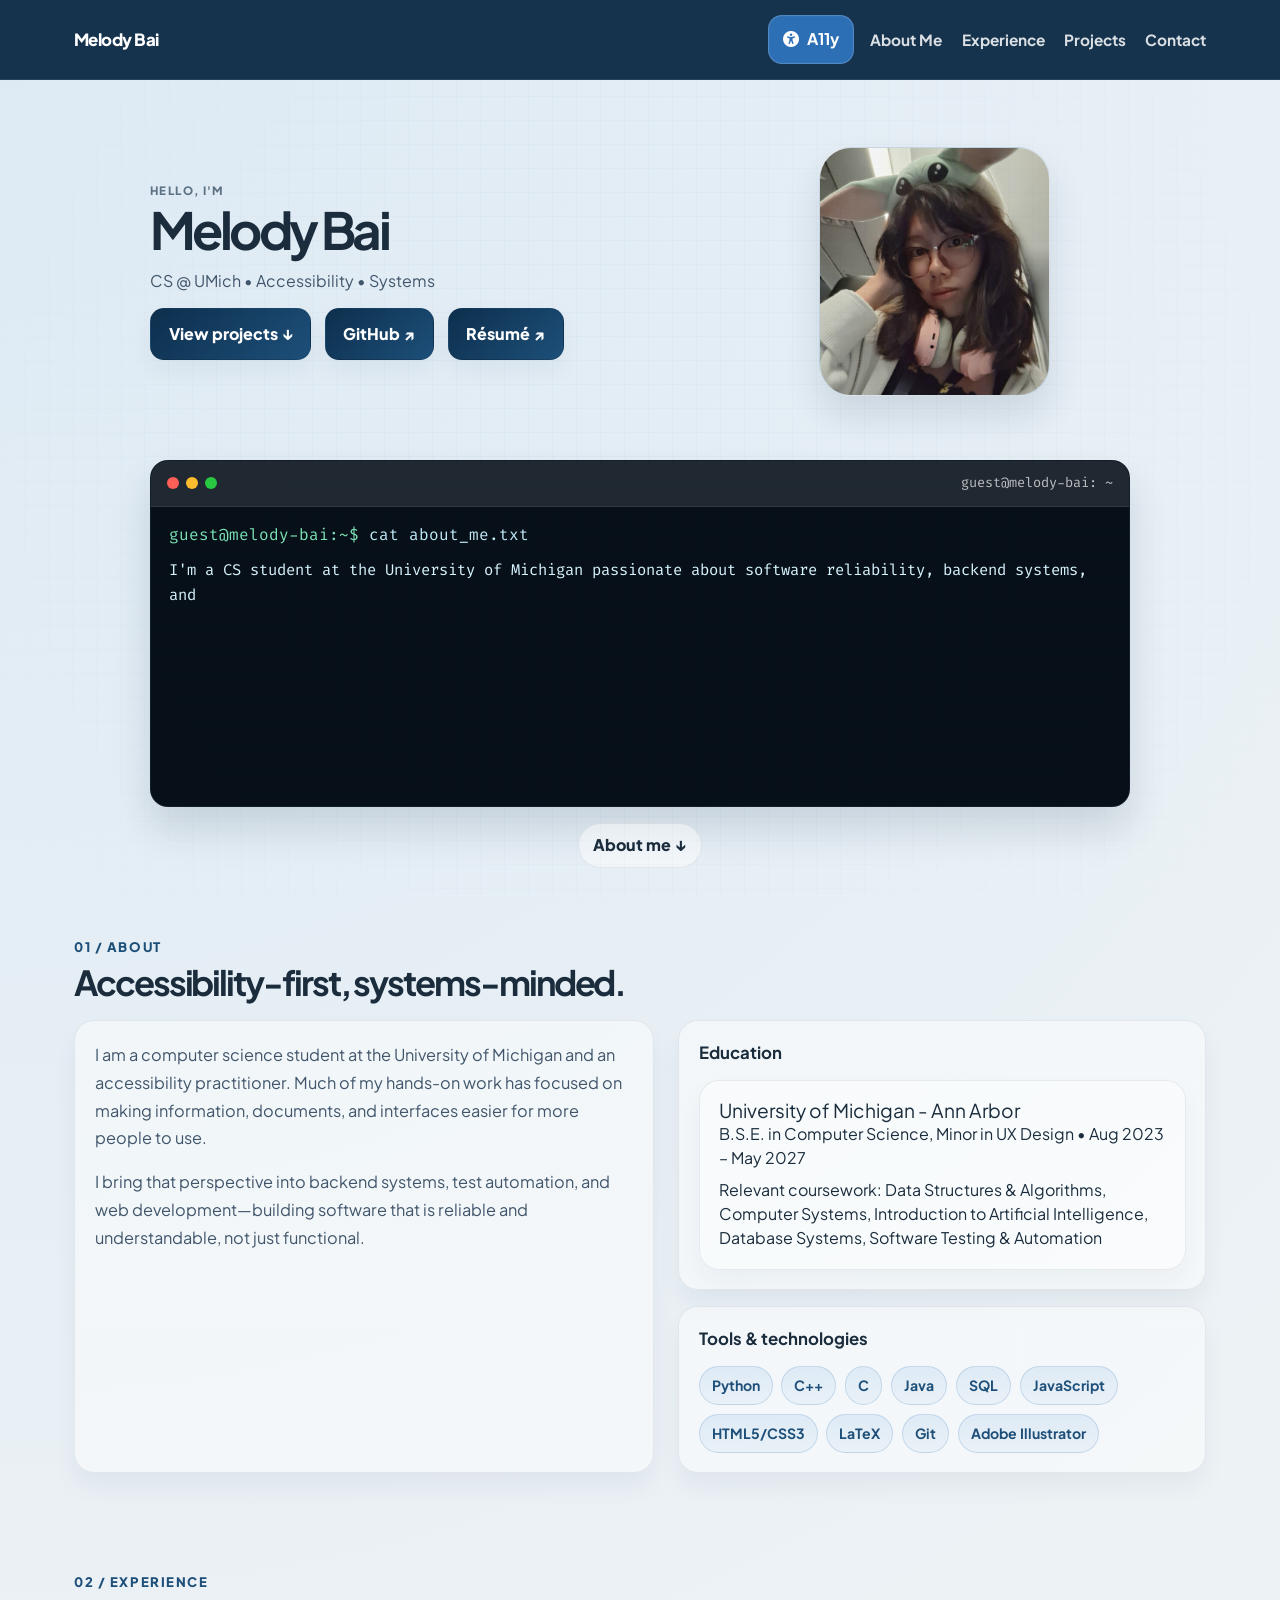
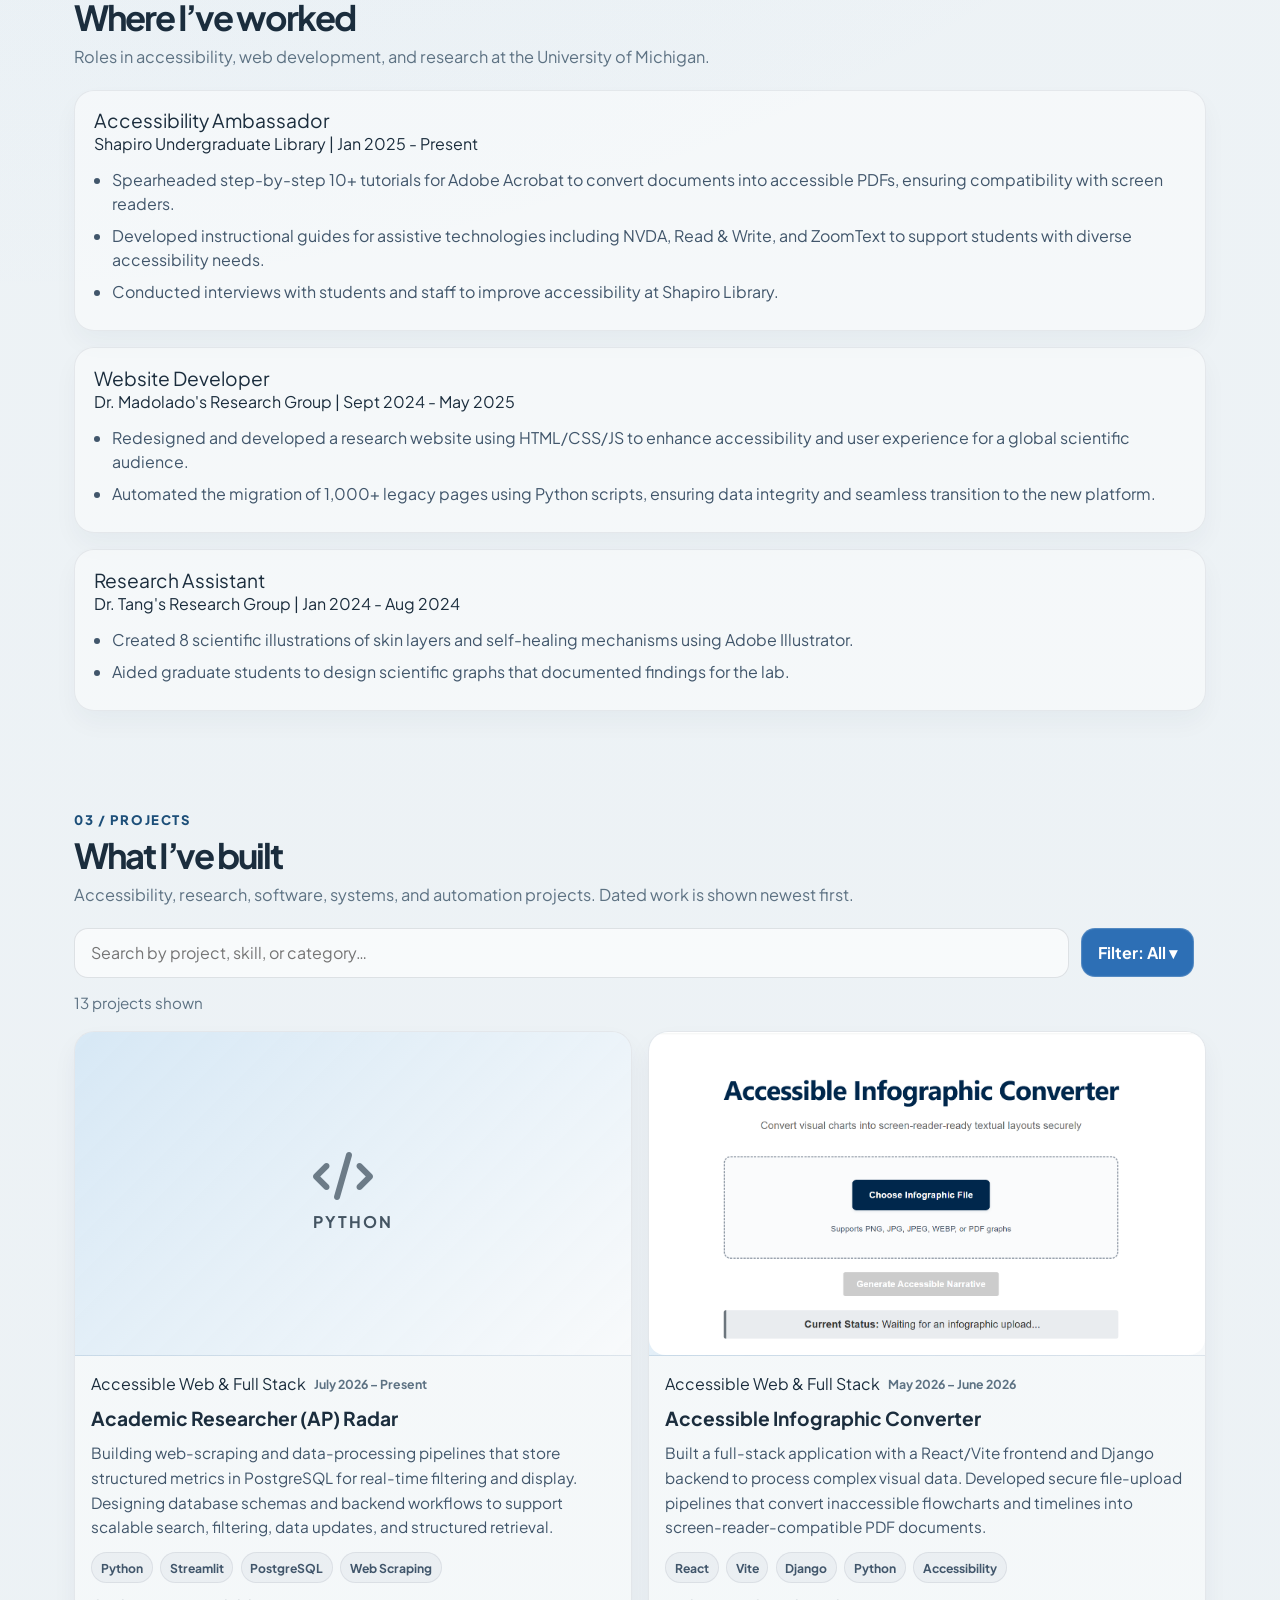
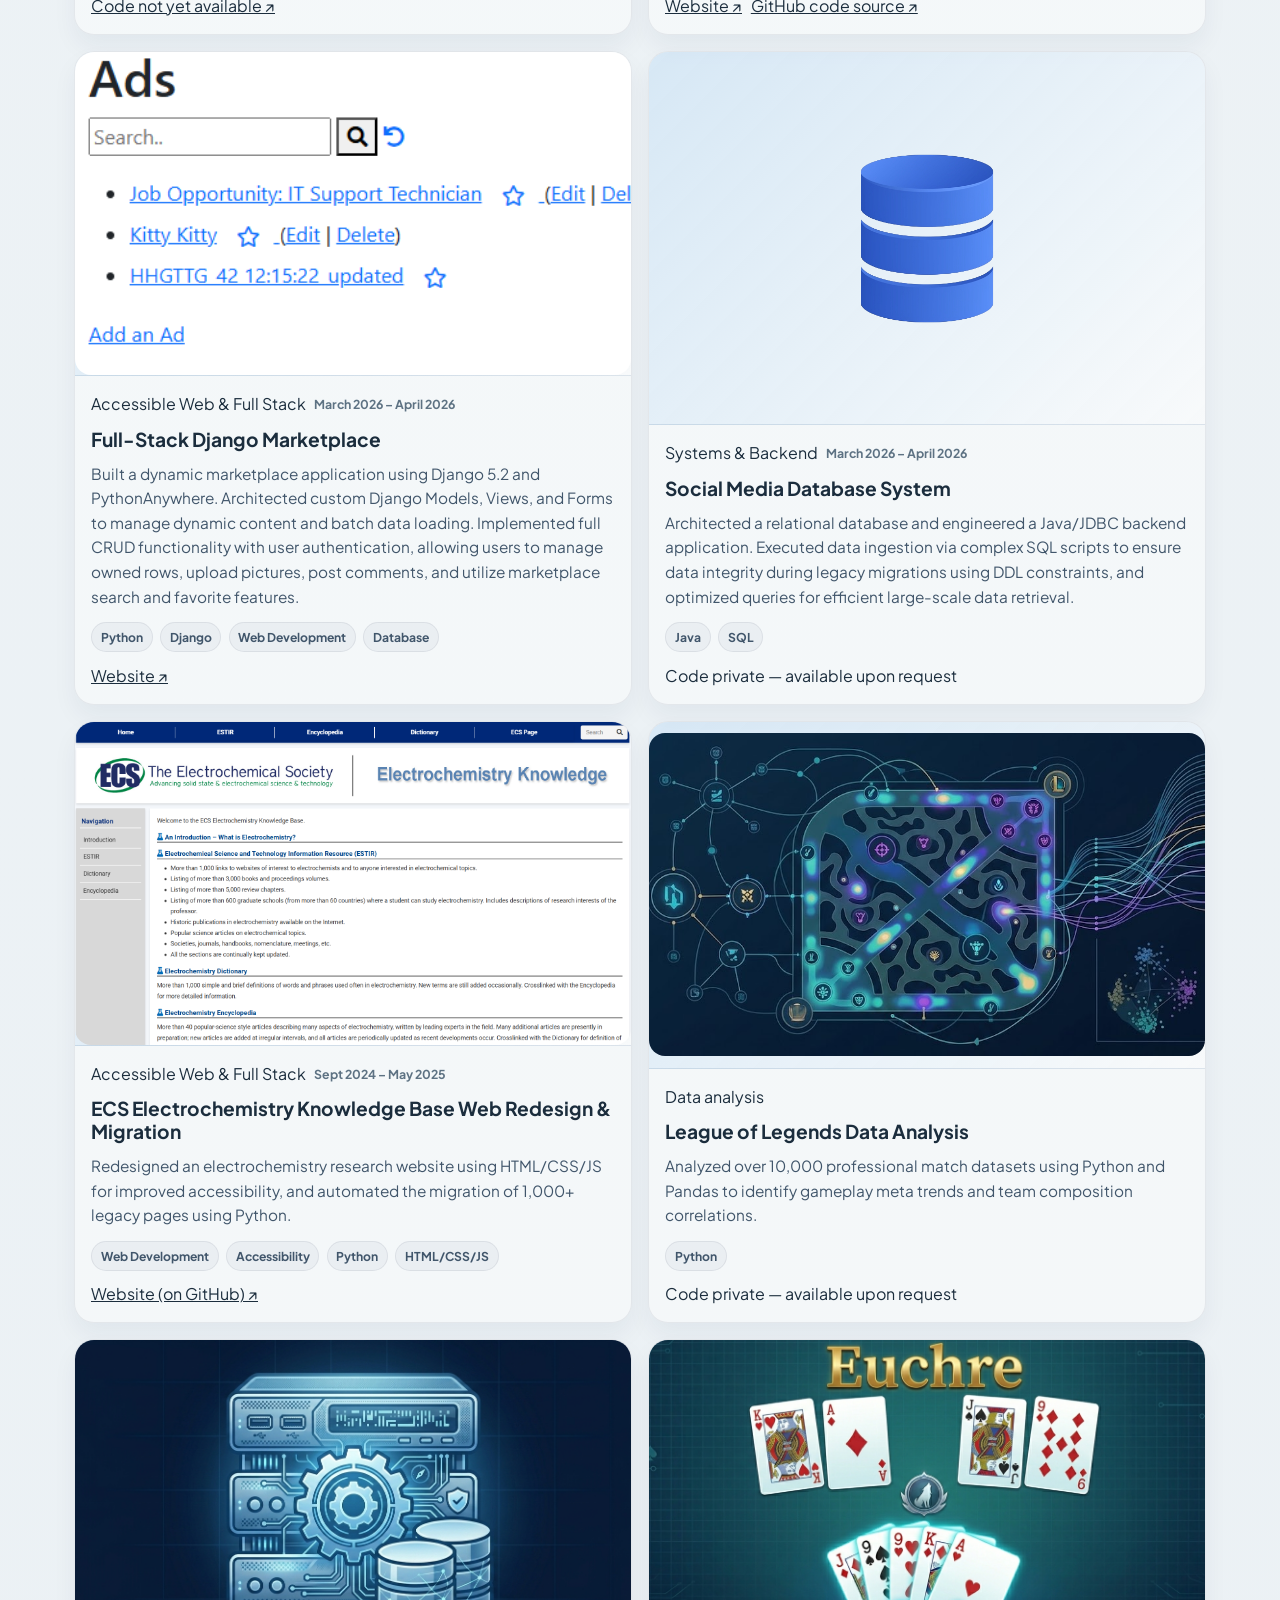
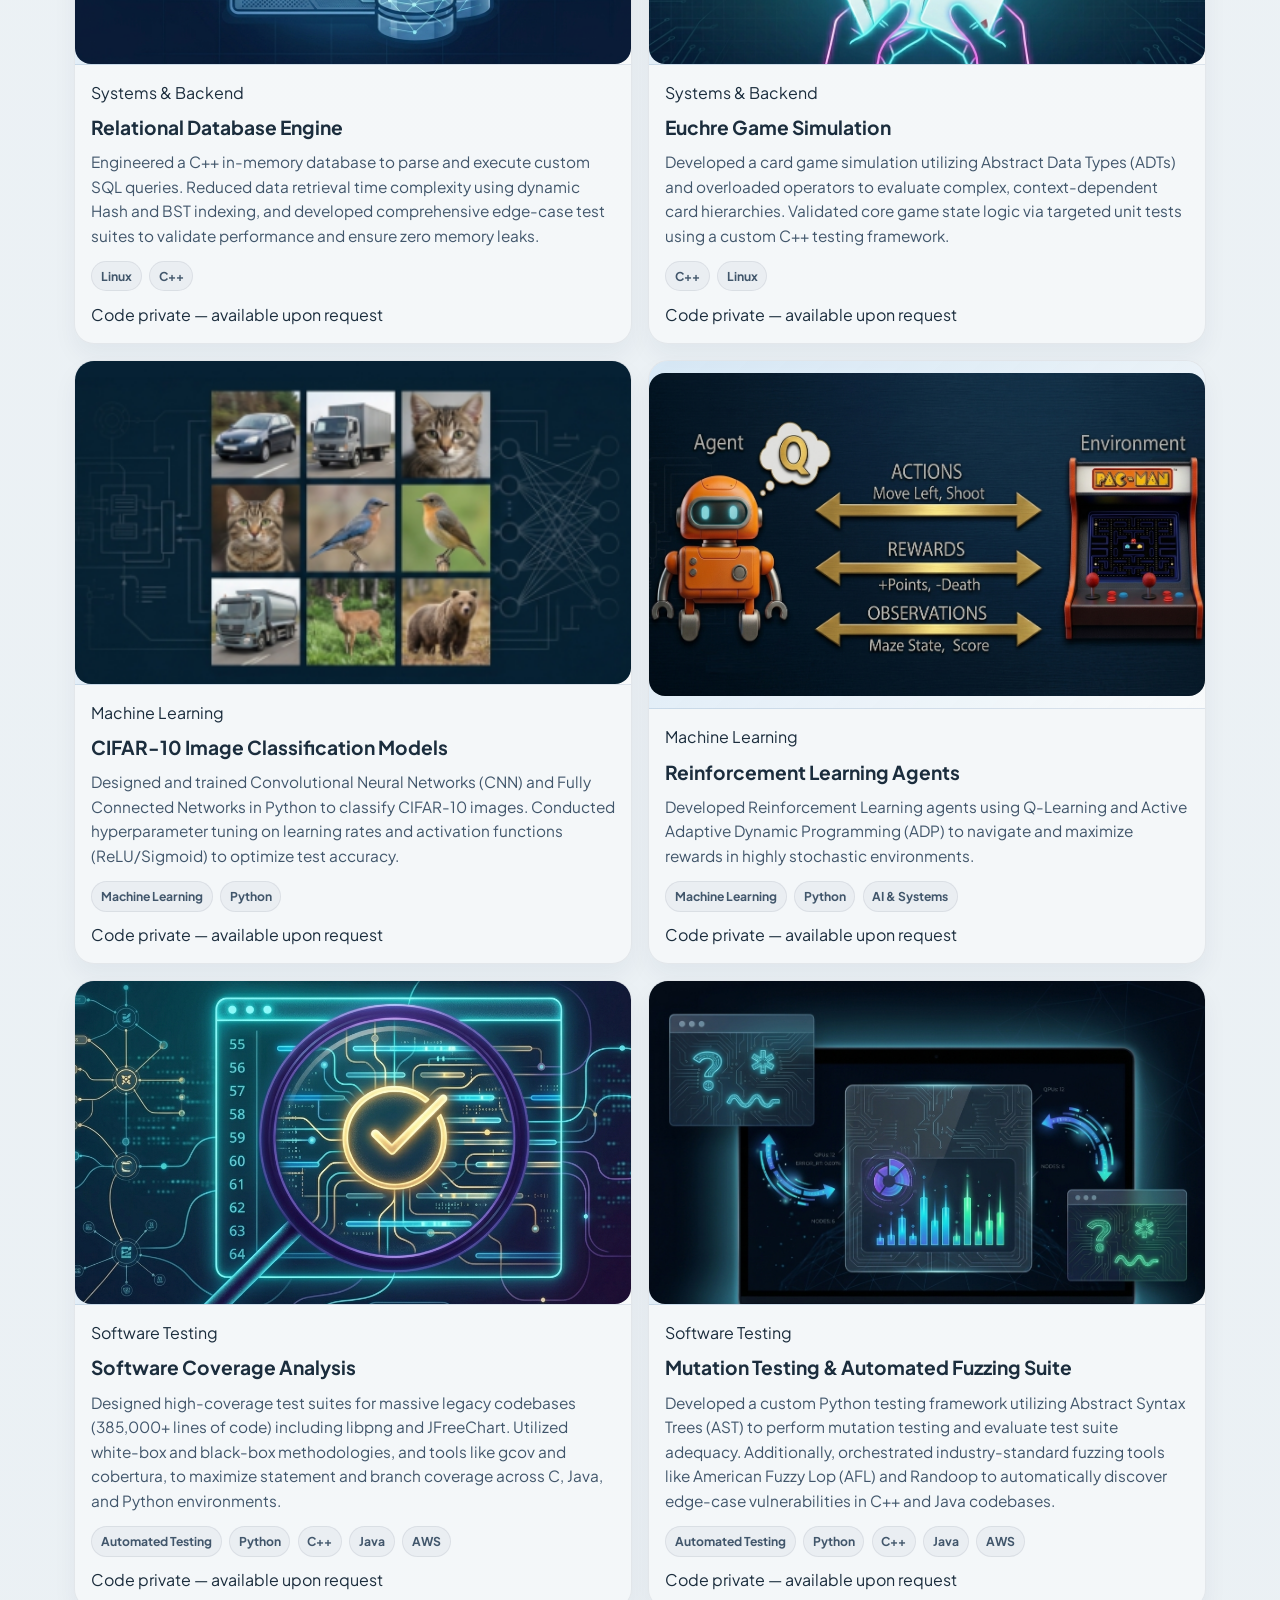
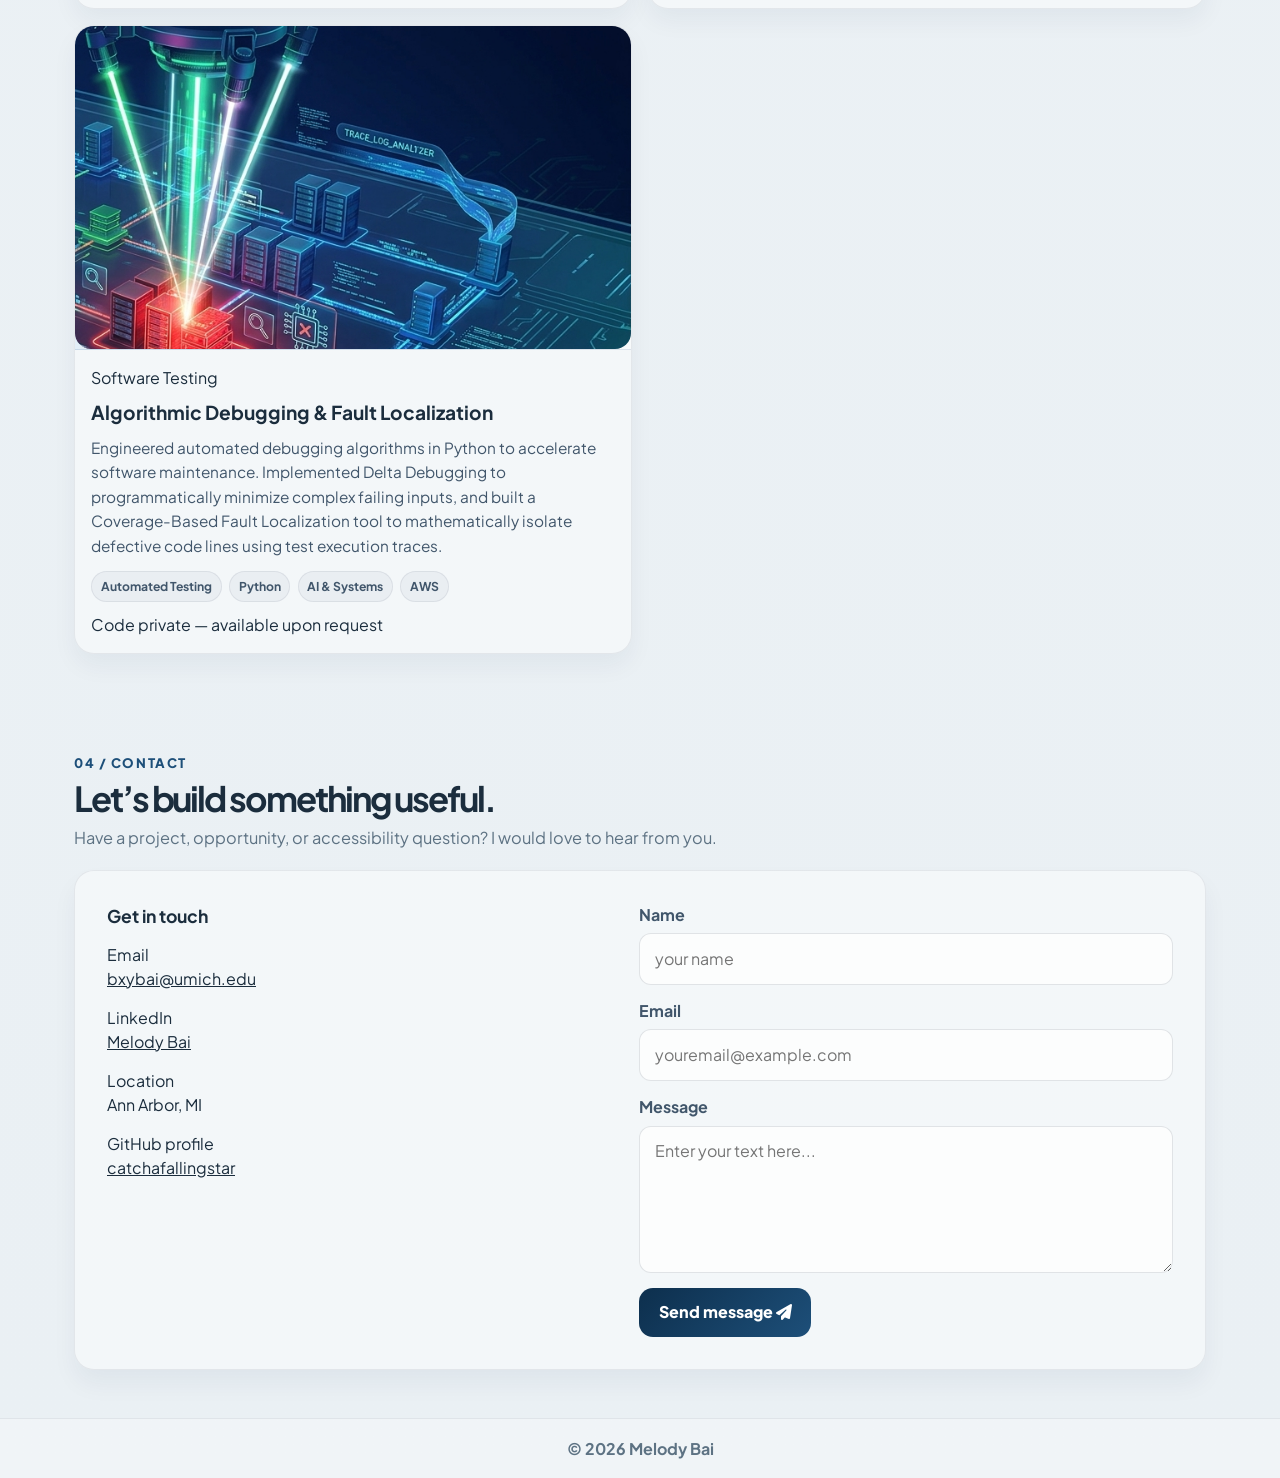
<file: index.html>
<!doctype html>
<html lang="en">

<head>
  <meta charset="utf-8" />
  <meta name="viewport" content="width=device-width, initial-scale=1" />
  <title>Melody Bai — Software Engineer</title>
  <meta name="description" content="Melody Bai is a computer science student at the University of Michigan building reliable, accessible software." />
  <link rel="preconnect" href="https://fonts.googleapis.com">
  <link rel="preconnect" href="https://fonts.gstatic.com" crossorigin>
  <link href="https://fonts.googleapis.com/css2?family=Fira+Code:wght@400;500&family=Plus+Jakarta+Sans:wght@400;500;600;700;800&display=swap" rel="stylesheet">
  <link rel="stylesheet" href="https://cdnjs.cloudflare.com/ajax/libs/font-awesome/6.4.0/css/all.min.css">
  <link rel="stylesheet" href="css/styles.css" />
</head>

<body>
  <div class="bg-mesh"></div>

  <nav class="top-nav" aria-label="Primary navigation">
    <div id="scrollProgress" class="scroll-progress-bar"></div>
    <div class="nav-container">
      <div class="logo">
        <a href="#home" id="nav-name" aria-label="Melody Bai — Home">Melody Bai</a>
      </div>

      <button id="a11yToggle" class="btn secondary-btn nav-a11y" aria-label="Toggle dyslexia-friendly font">
        <i class="fas fa-universal-access" aria-hidden="true"></i> A11y
      </button>

      <button class="mobile-toggle" id="mobileToggle" aria-expanded="false" aria-label="Open navigation menu" aria-controls="navLinks">
        <i class="fas fa-bars" aria-hidden="true"></i>
      </button>

      <ul class="nav-links" id="navLinks" aria-label="Main navigation">
        <li><a href="#about-sec">About Me</a></li>
        <li><a href="#experience-sec">Experience</a></li>
        <li><a href="#projects-sec">Projects</a></li>
        <li><a href="#contact-sec">Contact</a></li>
      </ul>
    </div>
  </nav>

  <main>
    <section id="home" class="hero">
  <div class="hero-content">
    <p class="hero-eyebrow">HELLO, I'M</p>
    <h1 class="hero-title">Melody Bai</h1>
    <p id="tagline" class="hero-subtitle">CS @ UMich • Accessibility • Systems</p>

    <div class="hero-actions">
      <a class="hero-action" href="#projects-sec">View projects ↓</a>
      <a class="hero-action" href="https://github.com/catchafallingstar" target="_blank" rel="noreferrer">GitHub ↗</a>
      <a class="hero-action" href="resume.html">Résumé ↗</a>
    </div>
  </div>

  <div class="hero-image-right">
    <div class="hero-portrait-frame">
      <img class="hero-portrait" src="assets/headshot.jpg" alt="Melody Bai headshot" />
    </div>
  </div>

  <div class="terminal-window">
    <div class="terminal-header">
      <div class="terminal-buttons">
        <span class="close-btn"></span>
        <span class="minimize-btn"></span>
        <span class="maximize-btn"></span>
      </div>
      <div class="terminal-title">guest@melody-bai: ~</div>
    </div>

    <div class="terminal-body">
      <div class="command-line"><span class="prompt">guest@melody-bai:~$</span> cat about_me.txt</div>
      <div id="typed-about" class="terminal-text" aria-live="polite"></div>
    </div>
  </div>

  <a class="scroll-down" href="#about-sec">About me ↓</a>
</section>

    <section id="about-sec" class="container section">
      <div class="section-heading">
        <span class="section-kicker">01 / About</span>
        <h2 class="section-title">Accessibility-first, systems-minded.</h2>
      </div>

      <div class="about-editorial">
        <div class="about-intro">
          <p>I am a computer science student at the University of Michigan and an accessibility practitioner. Much of my hands-on work has focused on making information, documents, and interfaces easier for more people to use.</p>
          <p>I bring that perspective into backend systems, test automation, and web development—building software that is reliable and understandable, not just functional.</p>
        </div>

        <div class="about-details">
          <div class="about-block">
            <h3>Education</h3>
            <div id="education" class="education-wrap"></div>
          </div>

          <div class="about-block">
            <h3>Tools & technologies</h3>
            <ul id="skills" class="skills-grid"></ul>
          </div>
        </div>
      </div>
    </section>

    <section id="experience-sec" class="container section">
      <div class="section-heading">
        <span class="section-kicker">02 / Experience</span>
        <h2 class="section-title">Where I’ve worked</h2>
        <p class="section-subtitle">Roles in accessibility, web development, and research at the University of Michigan.</p>
      </div>
      <div id="experience" class="timeline"></div>
    </section>

    <section id="projects-sec" class="container section">
      <div class="section-heading">
        <span class="section-kicker">03 / Projects</span>
        <h2 class="section-title">What I’ve built</h2>
        <p class="section-subtitle">Accessibility, research, software, systems, and automation projects. Dated work is shown newest first.</p>
      </div>

      <div class="search-wrap">
        <input id="projectSearch" class="search" type="search" placeholder="Search by project, skill, or category…" aria-label="Search projects" autocomplete="off" spellcheck="false" />
        <button id="projectSearchClear" class="btn secondary-btn search-clear hidden" type="button">Clear search</button>
        <button id="filterToggle" class="btn secondary-btn" aria-expanded="false" aria-controls="projectFilters">Filter: All ▾</button>
      </div>
      <div id="projectFilters" class="filters hidden"></div>
      <p id="projectResultsStatus" class="project-results-status" aria-live="polite"></p>

      <div id="projects" class="projects-grid"></div>
      <p id="noProjectResults" class="no-project-results hidden">No projects found matching your criteria.</p>
    </section>

    <section id="contact-sec" class="container section">
      <div class="section-heading">
        <span class="section-kicker">04 / Contact</span>
        <h2 class="section-title">Let’s build something useful.</h2>
        <p class="section-subtitle">Have a project, opportunity, or accessibility question? I would love to hear from you.</p>
      </div>

      <div class="contact-card contact-grid">
        <div class="contact-info">
          <h3>Get in touch</h3>
          <div id="contact"></div>
        </div>

        <div class="contact-form-wrap">
          <form action="https://formspree.io/f/mbljdvnk" method="POST" class="contact-form">
            <div class="form-group">
              <label for="contact-name">Name</label>
              <input type="text" id="contact-name" name="name" required placeholder="your name" />
            </div>
            <div class="form-group">
              <label for="email">Email</label>
              <input type="email" id="email" name="email" required placeholder="youremail@example.com" />
            </div>
            <div class="form-group">
              <label for="message">Message</label>
              <textarea id="message" name="message" rows="5" required placeholder="Enter your text here..."></textarea>
            </div>
            <button type="submit" class="btn submit-btn">
              Send message <i class="fas fa-paper-plane" aria-hidden="true"></i>
            </button>
          </form>
        </div>
      </div>
    </section>
  </main>

  <footer class="footer">
    <div class="container">
      <span>© <span id="year"></span> Melody Bai</span>
    </div>
  </footer>

  <script src="js/data.js"></script>
  <script src="js/app.js"></script>
</body>

</html>
</file>
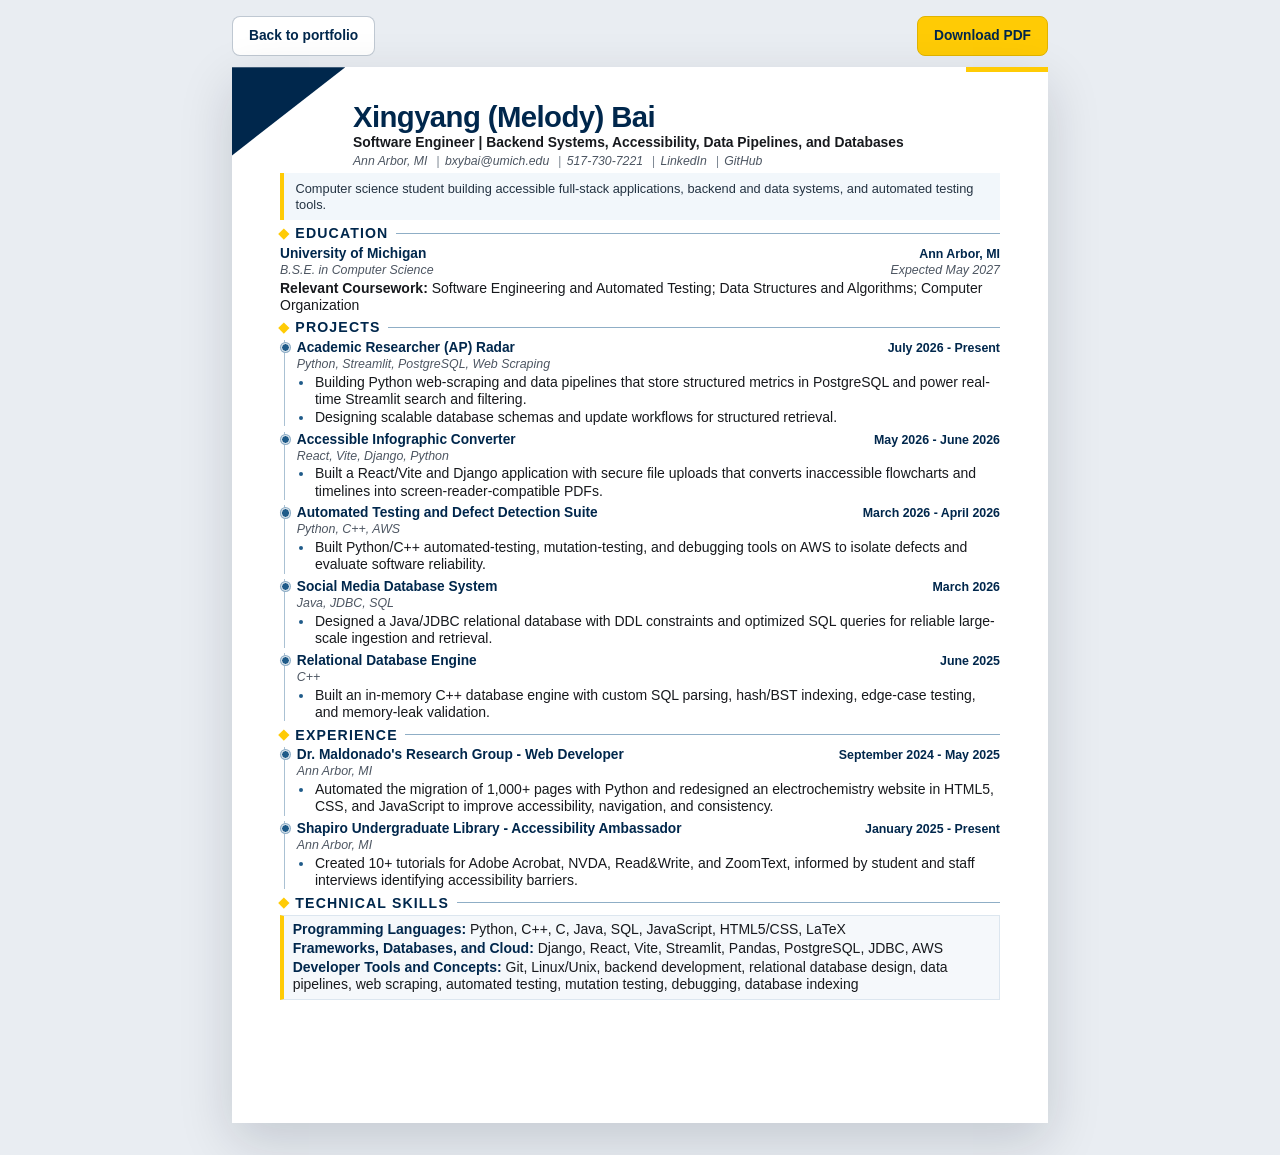
<file: resume.html>
<!doctype html>
<html lang="en">

<head>
  <meta charset="utf-8" />
  <meta name="viewport" content="width=device-width, initial-scale=1" />
  <title>Xingyang (Melody) Bai - Resume</title>
  <meta name="description" content="Resume of Xingyang (Melody) Bai, a University of Michigan computer science student focused on backend systems, accessibility, testing, and data pipelines." />
  <style>
    :root {
      --um-blue: #00274c;
      --um-blue-light: #1f5b89;
      --um-maize: #ffcb05;
      --ink: #17191d;
      --muted: #4d5662;
      --paper: #ffffff;
      --canvas: #e9edf2;
    }

    * {
      box-sizing: border-box;
    }

    html {
      background: var(--canvas);
    }

    body {
      margin: 0;
      color: var(--ink);
      background: var(--canvas);
      font-family: Arial, Helvetica, sans-serif;
      font-size: 10.5pt;
      line-height: 1.24;
    }

    a {
      color: inherit;
      text-decoration: none;
    }

    a:hover,
    a:focus-visible {
      color: var(--um-blue-light);
      text-decoration: underline;
    }

    .resume-toolbar {
      display: flex;
      justify-content: space-between;
      align-items: center;
      width: min(8.5in, calc(100% - 2rem));
      margin: 1rem auto 0.7rem;
      gap: 1rem;
    }

    .toolbar-link,
    .print-button {
      min-height: 40px;
      padding: 0.65rem 1rem;
      border: 1px solid rgba(0, 39, 76, 0.25);
      border-radius: 8px;
      font: 700 0.86rem/1 Arial, Helvetica, sans-serif;
      cursor: pointer;
    }

    .toolbar-link {
      display: inline-flex;
      align-items: center;
      color: var(--um-blue);
      background: #ffffff;
    }

    .print-button {
      color: var(--um-blue);
      background: var(--um-maize);
      border-color: #e1b400;
    }

    .resume-page {
      position: relative;
      width: min(8.5in, calc(100% - 2rem));
      min-height: 11in;
      margin: 0 auto 2rem;
      padding: 0.36in 0.5in 0.2in;
      overflow: visible;
      background: var(--paper);
      box-shadow: 0 18px 50px rgba(0, 20, 40, 0.16);
    }

    .resume-page::before {
      content: "";
      position: absolute;
      top: 0;
      left: 0;
      width: 1.18in;
      height: 0.92in;
      background: var(--um-blue);
      clip-path: polygon(0 0, 100% 0, 0 100%);
    }

    .resume-page::after {
      content: "";
      position: absolute;
      top: 0;
      right: 0;
      width: 0.85in;
      height: 5px;
      background: var(--um-maize);
    }

    .resume-header {
      position: relative;
      z-index: 1;
      text-align: center;
    }

    .resume-header h1 {
      margin: 0 0 0 0.76in;
      color: var(--um-blue);
      font-size: 22pt;
      line-height: 1.05;
      letter-spacing: -0.02em;
      text-align: left;
    }

    .headline {
      margin: 0.12rem 0 0 0.76in;
      font-size: 10.4pt;
      font-weight: 700;
      text-align: left;
    }

    .contact-line {
      display: flex;
      flex-wrap: wrap;
      justify-content: flex-start;
      margin: 0.18rem 0 0 0.76in;
      color: var(--muted);
      font-size: 9.2pt;
      gap: 0.08rem 0;
    }

    .contact-line span,
    .contact-line a {
      white-space: nowrap;
    }

    .contact-line span:not(:last-child)::after,
    .contact-line a:not(:last-child)::after {
      content: " | ";
      padding: 0 0.34rem;
      color: #7d8792;
    }

    .professional-summary {
      margin: 0.22rem 0 0;
      padding: 0.08in 0.12in;
      color: #243342;
      background: #f2f7fb;
      border-left: 4px solid var(--um-maize);
      font-size: 9.6pt;
      line-height: 1.24;
      text-align: left;
    }

    section {
      margin-top: 0.32rem;
    }

    h2 {
      display: flex;
      align-items: center;
      gap: 0.08in;
      margin: 0 0 0.18rem;
      padding: 0 0 0.08rem;
      color: var(--um-blue);
      background: transparent;
      font-size: 10.6pt;
      line-height: 1.15;
      letter-spacing: 0.08em;
      text-transform: uppercase;
    }

    h2::before {
      content: "";
      flex: 0 0 auto;
      width: 0.08in;
      height: 0.08in;
      background: var(--um-maize);
      transform: rotate(45deg);
    }

    h2::after {
      content: "";
      flex: 1 1 auto;
      height: 1.4px;
      background: #8faec6;
    }

    .entry {
      position: relative;
      margin-top: 0.2rem;
      margin-left: 0.045in;
      padding-left: 0.12in;
      border-left: 1.2px solid #aac1d3;
      break-inside: avoid;
      page-break-inside: avoid;
    }

    .entry::before {
      content: "";
      position: absolute;
      top: 0.18rem;
      left: -0.045in;
      width: 0.075in;
      height: 0.075in;
      background: var(--um-blue-light);
      border: 1.5px solid #ffffff;
      border-radius: 50%;
      box-shadow: 0 0 0 1px #8faec6;
    }

    .entry + .entry {
      margin-top: 0.34rem;
    }

    .entry-heading,
    .education-row {
      display: flex;
      align-items: baseline;
      justify-content: space-between;
      gap: 0.35rem 1rem;
    }

    .entry-heading h3,
    .education-row strong {
      margin: 0;
      color: var(--um-blue);
      font-size: 10.3pt;
      line-height: 1.18;
    }

    .entry-date,
    .entry-location {
      flex: 0 0 auto;
      color: var(--um-blue);
      font-size: 9.3pt;
      font-weight: 700;
      white-space: nowrap;
    }

    .entry-meta,
    .education-detail {
      margin: 0.03rem 0 0;
      color: var(--muted);
      font-size: 9.3pt;
      font-style: italic;
    }

    .education-detail {
      display: flex;
      justify-content: space-between;
      gap: 1rem;
    }

    .education-coursework {
      margin: 0.1rem 0 0;
    }

    ul {
      margin: 0.09rem 0 0;
      padding-left: 1.05rem;
    }

    li {
      margin: 0.025rem 0;
      padding-left: 0.08rem;
    }

    li::marker {
      color: var(--um-blue-light);
    }

    .skills-line {
      margin: 0.1rem 0 0;
    }

    .skills-line strong {
      color: var(--um-blue);
    }

    .skills-panel {
      padding: 0.05in 0.09in 0.06in;
      background: #f5f8fb;
      border: 1px solid #dce6ef;
      border-left: 4px solid var(--um-maize);
    }

    .skills-panel .skills-line:first-child {
      margin-top: 0;
    }

    @media (max-width: 700px) {
      body {
        font-size: 10pt;
      }

      .resume-toolbar,
      .resume-page {
        width: 100%;
      }

      .resume-toolbar {
        margin-top: 0;
        padding: 0.75rem;
        background: var(--paper);
      }

      .resume-page {
        min-height: 0;
        margin: 0;
        padding: 1rem;
        box-shadow: none;
      }

      .resume-page::before {
        width: 0.72in;
        height: 0.62in;
      }

      .resume-header h1,
      .headline,
      .contact-line {
        margin-left: 0.48in;
      }

      .entry-heading,
      .education-row,
      .education-detail {
        align-items: flex-start;
        flex-direction: column;
        gap: 0.05rem;
      }

      .entry-date,
      .entry-location {
        white-space: normal;
      }
    }

    @page {
      size: Letter;
      margin: 0;
    }

    @media print {
      html,
      body {
        width: 8.5in;
        height: 11in;
        margin: 0;
        background: #ffffff;
      }

      body {
        -webkit-print-color-adjust: exact;
        print-color-adjust: exact;
      }

      .resume-toolbar {
        display: none;
      }

      .resume-page {
        width: 8.5in;
        height: 11in;
        min-height: 11in;
        margin: 0;
        padding: 0.36in 0.5in 0.2in;
        overflow: hidden;
        box-shadow: none;
      }

      a {
        color: inherit;
        text-decoration: none;
      }
    }
  </style>
</head>

<body>
  <nav class="resume-toolbar" aria-label="Resume actions">
    <a class="toolbar-link" href="index.html">Back to portfolio</a>
    <button class="print-button" type="button" onclick="window.location.href='Mel-resume.pdf'">Download PDF</button>
  </nav>

  <main class="resume-page" aria-labelledby="resume-name">
    <header class="resume-header">
      <h1 id="resume-name">Xingyang (Melody) Bai</h1>
      <p class="headline">Software Engineer | Backend Systems, Accessibility, Data Pipelines, and Databases</p>
      <address class="contact-line">
        <span>Ann Arbor, MI</span>
        <a href="mailto:bxybai@umich.edu">bxybai@umich.edu</a>
        <a href="tel:+15177307221">517-730-7221</a>
        <a href="https://www.linkedin.com/in/melody-bai-1101051212121212121212">LinkedIn</a>
        <a href="https://github.com/catchafallingstar">GitHub</a>
      </address>
      <p class="professional-summary">Computer science student building accessible full-stack applications, backend and data systems, and automated testing tools.</p>
    </header>

    <section aria-labelledby="education-heading">
      <h2 id="education-heading">Education</h2>
      <div class="education-row">
        <strong>University of Michigan</strong>
        <span class="entry-location">Ann Arbor, MI</span>
      </div>
      <div class="education-detail">
        <span>B.S.E. in Computer Science</span>
        <span>Expected May 2027</span>
      </div>
      <p class="education-coursework"><strong>Relevant Coursework:</strong> Software Engineering and Automated Testing; Data Structures and Algorithms; Computer Organization</p>
    </section>

    <section aria-labelledby="projects-heading">
      <h2 id="projects-heading">Projects</h2>

      <article class="entry">
        <div class="entry-heading">
          <h3>Academic Researcher (AP) Radar</h3>
          <span class="entry-date">July 2026 - Present</span>
        </div>
        <p class="entry-meta">Python, Streamlit, PostgreSQL, Web Scraping</p>
        <ul>
          <li>Building Python web-scraping and data pipelines that store structured metrics in PostgreSQL and power real-time Streamlit search and filtering.</li>
          <li>Designing scalable database schemas and update workflows for structured retrieval.</li>
        </ul>
      </article>

      <article class="entry">
        <div class="entry-heading">
          <h3>Accessible Infographic Converter</h3>
          <span class="entry-date">May 2026 - June 2026</span>
        </div>
        <p class="entry-meta">React, Vite, Django, Python</p>
        <ul>
          <li>Built a React/Vite and Django application with secure file uploads that converts inaccessible flowcharts and timelines into screen-reader-compatible PDFs.</li>
        </ul>
      </article>

      <article class="entry">
        <div class="entry-heading">
          <h3>Automated Testing and Defect Detection Suite</h3>
          <span class="entry-date">March 2026 - April 2026</span>
        </div>
        <p class="entry-meta">Python, C++, AWS</p>
        <ul>
          <li>Built Python/C++ automated-testing, mutation-testing, and debugging tools on AWS to isolate defects and evaluate software reliability.</li>
        </ul>
      </article>

      <article class="entry">
        <div class="entry-heading">
          <h3>Social Media Database System</h3>
          <span class="entry-date">March 2026</span>
        </div>
        <p class="entry-meta">Java, JDBC, SQL</p>
        <ul>
          <li>Designed a Java/JDBC relational database with DDL constraints and optimized SQL queries for reliable large-scale ingestion and retrieval.</li>
        </ul>
      </article>

      <article class="entry">
        <div class="entry-heading">
          <h3>Relational Database Engine</h3>
          <span class="entry-date">June 2025</span>
        </div>
        <p class="entry-meta">C++</p>
        <ul>
          <li>Built an in-memory C++ database engine with custom SQL parsing, hash/BST indexing, edge-case testing, and memory-leak validation.</li>
        </ul>
      </article>
    </section>

    <section aria-labelledby="experience-heading">
      <h2 id="experience-heading">Experience</h2>

      <article class="entry">
        <div class="entry-heading">
          <h3>Dr. Maldonado's Research Group - Web Developer</h3>
          <span class="entry-date">September 2024 - May 2025</span>
        </div>
        <p class="entry-meta">Ann Arbor, MI</p>
        <ul>
          <li>Automated the migration of 1,000+ pages with Python and redesigned an electrochemistry website in HTML5, CSS, and JavaScript to improve accessibility, navigation, and consistency.</li>
        </ul>
      </article>

      <article class="entry">
        <div class="entry-heading">
          <h3>Shapiro Undergraduate Library - Accessibility Ambassador</h3>
          <span class="entry-date">January 2025 - Present</span>
        </div>
        <p class="entry-meta">Ann Arbor, MI</p>
        <ul>
          <li>Created 10+ tutorials for Adobe Acrobat, NVDA, Read&amp;Write, and ZoomText, informed by student and staff interviews identifying accessibility barriers.</li>
        </ul>
      </article>
    </section>

    <section aria-labelledby="skills-heading">
      <h2 id="skills-heading">Technical Skills</h2>
      <div class="skills-panel">
        <p class="skills-line"><strong>Programming Languages:</strong> Python, C++, C, Java, SQL, JavaScript, HTML5/CSS, LaTeX</p>
        <p class="skills-line"><strong>Frameworks, Databases, and Cloud:</strong> Django, React, Vite, Streamlit, Pandas, PostgreSQL, JDBC, AWS</p>
        <p class="skills-line"><strong>Developer Tools and Concepts:</strong> Git, Linux/Unix, backend development, relational database design, data pipelines, web scraping, automated testing, mutation testing, debugging, database indexing</p>
      </div>
    </section>
  </main>
</body>

</html>
</file>
<file: css/styles.css>
:root {
  --bg: #eef3f6;
  --bg-2: #eaf0f4;
  --panel: rgba(255, 255, 255, 0.72);
  --panel-strong: rgba(255, 255, 255, 0.9);
  --ink: #1b2d3d;
  --ink-soft: #41566b;
  --muted: #5d7283;
  --line: rgba(27, 45, 61, 0.12);
  --navy: #0d2c46;
  --navy-2: #123b5c;
  --blue: #2d6fb5;
  --blue-2: #7bb8e8;
  --blue-3: #cfe6ff;
  --accent: #1d4f79;
  --success: #5fbf9d;
  --shadow: rgba(18, 42, 63, 0.12);
  --shadow-strong: rgba(18, 42, 63, 0.2);
  --radius: 20px;
  --nav-height: 74px;
  --max-width: 1180px;
}

*,
*::before,
*::after {
  box-sizing: border-box;
}

html {
  scroll-behavior: smooth;
}

body {
  margin: 0;
  font-family: "Plus Jakarta Sans", sans-serif;
  background:
    radial-gradient(circle at top left, rgba(96, 166, 230, 0.12), transparent 24%),
    linear-gradient(180deg, var(--bg) 0%, var(--bg-2) 100%);
  color: var(--ink);
  line-height: 1.5;
}

/* Accessibility font mode toggled by the A11y button. */
body.dyslexia-mode {
  font-family: Verdana, Tahoma, sans-serif;
  font-weight: 500;
  letter-spacing: 0.025em;
  line-height: 1.7;
}

body.dyslexia-mode .section-title,
body.dyslexia-mode .hero-title {
  letter-spacing: normal;
}

body.dyslexia-mode a:focus-visible,
body.dyslexia-mode button:focus-visible,
body.dyslexia-mode input:focus-visible,
body.dyslexia-mode textarea:focus-visible {
  outline: 3px solid var(--accent);
  outline-offset: 3px;
}

.nav-a11y.is-active {
  background: var(--blue-3);
  color: var(--navy);
  border-color: var(--blue-3);
}

.nav-a11y.is-active:hover,
.nav-a11y.is-active:focus-visible {
  background: var(--blue-3);
  color: var(--navy);
}

img {
  max-width: 100%;
  display: block;
}

a {
  color: inherit;
}

button,
input,
textarea {
  font: inherit;
}

.hidden {
  display: none !important;
}

/* Cards hidden by the project search/filter controls. */
.hidden-card {
  display: none !important;
}

.bg-mesh {
  position: fixed;
  inset: 0;
  pointer-events: none;
  background-image:
    linear-gradient(rgba(29, 79, 121, 0.03) 1px, transparent 1px),
    linear-gradient(90deg, rgba(29, 79, 121, 0.03) 1px, transparent 1px);
  background-size: 24px 24px;
  mask-image: radial-gradient(circle at center, black 35%, transparent 100%);
  opacity: 0.7;
}

.container {
  max-width: var(--max-width);
  margin: 0 auto;
  padding-left: 24px;
  padding-right: 24px;
}

.top-nav {
  position: sticky;
  top: 0;
  z-index: 50;
  background: rgba(13, 43, 70, 0.96);
  backdrop-filter: blur(10px);
  border-bottom: 1px solid rgba(255, 255, 255, 0.08);
}

.nav-container {
  position: relative;
  max-width: var(--max-width);
  margin: 0 auto;
  padding: 0.95rem 24px;
  display: flex;
  align-items: center;
  justify-content: space-between;
  gap: 1rem;
  min-height: var(--nav-height);
}

.logo {
  display: flex;
  align-items: center;
  min-width: 0;
}

.logo a {
  color: #ffffff;
  text-decoration: none;
  font-size: clamp(1.05rem, 1.3vw, 1.35rem);
  font-weight: 800;
  letter-spacing: -0.03em;
}

.nav-links {
  list-style: none;
  padding: 0;
  margin: 0;
  display: flex;
  align-items: center;
  gap: 1.2rem;
}

.nav-links li {
  display: flex;
}

.nav-links a {
  position: relative;
  color: rgba(255, 255, 255, 0.85);
  text-decoration: none;
  font-weight: 700;
  font-size: 0.96rem;
  transition: color 0.2s ease;
}

.nav-links a::after {
  content: "";
  position: absolute;
  left: 0;
  bottom: -0.35rem;
  width: 100%;
  height: 2px;
  background: linear-gradient(90deg, var(--blue-2), #ffffff);
  transform: scaleX(0);
  transform-origin: left;
  transition: transform 0.2s ease;
}

.nav-links a:hover,
.nav-links a:focus-visible {
  color: #ffffff;
}

.nav-links a:hover::after,
.nav-links a:focus-visible::after {
  transform: scaleX(1);
}

.nav-a11y {
  margin-left: auto;
}

.btn {
  border: 0;
  border-radius: 14px;
  cursor: pointer;
  transition: transform 0.2s ease, box-shadow 0.2s ease, border-color 0.2s ease;
}

.secondary-btn {
  background: var(--blue);
  border: 1px solid rgba(255, 255, 255, 0.18);
  color: #ffffff;
  padding: 0.7rem 1rem;
  font-weight: 700;
  box-shadow: inset 0 0 0 1px rgba(255,255,255,0.02);
}

.secondary-btn:hover,
.secondary-btn:focus-visible {
  transform: translateY(-1px);
  box-shadow: 0 10px 20px rgba(13, 43, 70, 0.12);
}

.nav-a11y {
  display: inline-flex;
  align-items: center;
  gap: 0.5rem;
  padding-inline: 0.9rem;
}

.mobile-toggle {
  display: none;
}

.scroll-progress-bar {
  position: absolute;
  left: 0;
  top: 0;
  height: 3px;
  width: 0;
  background: linear-gradient(90deg, #8dd0ff 0%, #7cbef0 40%, #5fa5d8 100%);
  box-shadow: 0 0 16px rgba(128, 196, 255, 0.8);
}

main {
  overflow-x: hidden;
}

/* ===== HERO / HOME DESKTOP ===== */
.hero {
  width: min(100%, 1040px);
  margin: auto;
  padding: 0 30px;
  display: grid;
  grid-template-columns: minmax(0, 1.18fr) minmax(180px, 0.82fr);
  grid-template-areas:
    "content image"
    "terminal terminal"
    "scroll scroll";
  grid-template-rows: 1fr 1fr auto;
  column-gap: clamp(1rem, 2vw, 2rem);
  row-gap: 1rem;
  min-height: calc(100vh - var(--nav-height) - 20px);
  padding-top: 18px;
  padding-bottom: 18px;
  align-items: stretch;
}

.hero-content {
  grid-area: content;
  display: flex;
  flex-direction: column;
  justify-content: center;
  align-items: flex-start;
  max-width: 100%;
  width: 100%;
}

.hero-eyebrow {
  margin: 0 0 0.35rem;
  font-size: clamp(0.72rem, 0.72vw, 0.88rem);
  letter-spacing: 0.12em;
  text-transform: uppercase;
  color: var(--muted);
  font-weight: 800;
}

.hero-title {
  margin: 0;
  font-size: clamp(2.6rem, 4vw, 5rem);
  line-height: 0.96;
  letter-spacing: -0.07em;
  color: var(--ink);
}

.hero-subtitle {
  margin: 0.9rem 0 1rem;
  font-size: clamp(1rem, 1.25vw, 1.35rem);
  color: var(--ink-soft);
  line-height: 1.45;
  max-width: 680px;
}

.hero-actions {
  display: flex;
  flex-wrap: wrap;
  gap: 0.85rem;
  margin-bottom: 0;
  align-items: center;
}

.hero-action {
  display: inline-flex;
  align-items: center;
  justify-content: center;
  gap: 0.45rem;
  padding: 0.8rem 1.1rem;
  border-radius: 14px;
  text-decoration: none;
  font-weight: 800;
  border: 1px solid rgba(27, 45, 61, 0.12);
  background: linear-gradient(135deg, #0d2f4d 0%, #1d4f79 100%);
  color: #ffffff;
  box-shadow: 0 10px 24px rgba(13, 43, 70, 0.05);
}

.hero-image-right {
  grid-area: image;
  display: flex;
  justify-content: center;
  align-items: center;
  padding-top: 0.1rem;
}

.hero-portrait-frame {
  width: clamp(180px, 18vw, 480px);
  aspect-ratio: 1 / 1.08;
  border-radius: 32px;
  background: linear-gradient(135deg, rgba(255,255,255,0.7), rgba(123,184,232,0.25));
  border: 1px solid rgba(27, 45, 61, 0.1);
  box-shadow:
    0 20px 36px rgba(13, 43, 70, 0.12),
    inset 0 0 0 1px rgba(255,255,255,0.4);
  overflow: hidden;
  display: flex;
  align-items: center;
  justify-content: center;
}

.hero-portrait {
  width: 100%;
  height: 100%;
  object-fit: cover;
  object-position: center top;
}

/* ===== TERMINAL ===== */
.terminal-window {
  grid-area: terminal;
  width: 100%;
  max-width: 100%;
  height: clamp(280px, 40vh, 490px);
  height: 100%;
  min-height: 280px;
  border-radius: 18px;
  background: rgba(10, 18, 28, 0.96);
  border: 1px solid rgba(27, 45, 61, 0.18);
  overflow: hidden;
  box-shadow: 0 22px 38px rgba(13, 43, 70, 0.14);
  display: flex;
  flex-direction: column;
  justify-self: stretch;
  align-self: stretch;
}

.terminal-header {
  background: rgba(255, 255, 255, 0.06);
  border-bottom: 1px solid rgba(255,255,255,0.08);
  display: flex;
  align-items: center;
  justify-content: space-between;
  gap: 1rem;
  padding: 0.75rem 1rem;
  flex-shrink: 0;
}

.terminal-buttons {
  display: flex;
  align-items: center;
  gap: 0.45rem;
}

.terminal-buttons span {
  display: inline-block;
  width: 12px;
  height: 12px;
  border-radius: 50%;
}

.close-btn { background: #ff5f57; }
.minimize-btn { background: #ffbd2e; }
.maximize-btn { background: #28c840; }

.terminal-title {
  color: rgba(255, 255, 255, 0.7);
  font-size: 0.85rem;
  font-family: "Fira Code", monospace;
}

.terminal-body {
  flex: 1 1 auto;
  min-height: 0;
  padding: 1rem 1.1rem 1.15rem;
  background: rgba(8, 16, 24, 0.98);
  color: #d9f4ff;
  font-family: "Fira Code", monospace;
  overflow-y: auto;
  overflow-x: hidden;
}

.command-line {
  margin-bottom: 0.7rem;
  color: #bfeaf7;
  white-space: nowrap;
  overflow: hidden;
  text-overflow: ellipsis;
}

.prompt {
  color: #7ae0b4;
}

.terminal-text {
  min-height: 70px;
  color: #d7f4ff;
  font-size: 0.97rem;
  line-height: 1.6;
  white-space: pre-wrap;
  overflow-wrap: anywhere;
}

.cursor {
  display: inline-block;
  width: 0.7ch;
  background: #b8ebff;
  animation: blink 1s steps(1) infinite;
  vertical-align: baseline;
}

@keyframes blink {
  0%, 49% { opacity: 1; }
  50%, 100% { opacity: 0; }
}

/* ===== ABOUT ME ARROW ===== */
.scroll-down {
  grid-area: scroll;
  display: inline-flex;
  align-items: center;
  justify-content: center;
  align-self: end;
  gap: 0.6rem;
  margin: 0 auto;
  width: fit-content;
  color: var(--ink);
  text-decoration: none;
  font-weight: 800;
  padding: 0.6rem 0.9rem;
  border-radius: 999px;
  background: rgba(255, 255, 255, 0.45);
  border: 1px solid rgba(27, 45, 61, 0.08);
}

.section {
  padding-top: 3rem;
  padding-bottom: 3rem;
}

.section-heading {
  margin-bottom: 1.25rem;
}

.section-kicker {
  display: inline-block;
  margin-bottom: 0.45rem;
  color: var(--accent);
  font-size: 0.82rem;
  font-weight: 800;
  letter-spacing: 0.12em;
  text-transform: uppercase;
}

.section-title {
  margin: 0;
  font-size: clamp(2rem, 2.7vw, 2.8rem);
  line-height: 1.06;
  letter-spacing: -0.06em;
  color: var(--ink);
}

.section-subtitle {
  margin-top: 0.6rem;
  margin-bottom: 0;
  color: var(--muted);
  font-size: 1.02rem;
}

.about-editorial {
  display: grid;
  grid-template-columns: 1.1fr 1fr;
  gap: 1.5rem;
}

.about-intro {
  background: rgba(255,255,255,0.45);
  border: 1px solid rgba(27, 45, 61, 0.08);
  border-radius: var(--radius);
  padding: 1.25rem;
  box-shadow: 0 14px 24px rgba(13, 43, 70, 0.05);
}

.about-intro p {
  margin: 0 0 1rem;
  font-size: 1.02rem;
  line-height: 1.7;
  color: var(--ink-soft);
}

.about-intro p:last-child {
  margin-bottom: 0;
}

.about-details {
  display: grid;
  gap: 1rem;
}

.about-block {
  background: rgba(255,255,255,0.45);
  border: 1px solid rgba(27, 45, 61, 0.08);
  border-radius: var(--radius);
  padding: 1.2rem;
  box-shadow: 0 14px 24px rgba(13, 43, 70, 0.05);
}

.about-block h3 {
  margin: 0 0 0.9rem;
  font-size: 1.05rem;
  color: var(--ink);
}

.education-wrap {
  display: grid;
  gap: 0.85rem;
}

.education-item {
  display: grid;
  gap: 0.12rem;
  padding: 0.75rem 0.8rem;
  border-radius: 14px;
  background: rgba(255,255,255,0.34);
  border: 1px solid rgba(27, 45, 61, 0.06);
}

.education-item strong {
  font-size: 0.98rem;
}

.education-item span {
  color: var(--muted);
  font-size: 0.92rem;
}

.skills-grid {
  list-style: none;
  padding: 0;
  margin: 0;
  display: flex;
  flex-wrap: wrap;
  gap: 0.55rem;
}

.skill-card {
  background: linear-gradient(180deg, rgba(125, 175, 227, 0.18), rgba(125, 175, 227, 0.08));
  border: 1px solid rgba(45, 111, 181, 0.18);
  border-radius: 999px;
  padding: 0.5rem 0.75rem;
  font-size: 0.88rem;
  font-weight: 700;
  color: var(--accent);
}

.timeline {
  display: grid;
  gap: 1rem;
}

.timeline-item,
.item {
  background: rgba(255,255,255,0.45);
  border: 1px solid rgba(27, 45, 61, 0.08);
  border-radius: var(--radius);
  box-shadow: 0 12px 24px rgba(13, 43, 70, 0.04);
  padding: 1.15rem 1.2rem;
}

.timeline-item-header {
  display: flex;
  justify-content: space-between;
  align-items: center;
  gap: 1rem;
  margin-bottom: 0.25rem;
}

.timeline-item h3,
.item h3 {
  margin: 0;
  font-size: 1.06rem;
  color: var(--ink);
}

.timeline-item .meta {
  font-size: 0.9rem;
  color: var(--muted);
}

.timeline-item .description,
.item .description {
  margin-top: 0.5rem;
  color: var(--ink-soft);
  line-height: 1.6;
}

.timeline-item ul,
.item ul {
  margin: 0.75rem 0 0;
  padding-left: 1.1rem;
  color: var(--ink-soft);
}

.timeline-item li,
.item li {
  margin-bottom: 0.25rem;
}

.search-wrap {
  display: grid;
  grid-template-columns: minmax(0, 1fr) auto auto;
  gap: 0.75rem;
  align-items: center;
  margin-bottom: 0.9rem;
}

.search {
  width: 100%;
  min-height: 46px;
  border-radius: 14px;
  border: 1px solid rgba(27, 45, 61, 0.12);
  background: rgba(255,255,255,0.6);
  color: var(--ink);
  padding: 0.75rem 1rem;
  box-shadow: inset 0 0 0 1px rgba(255,255,255,0.1);
}

.search:focus {
  outline: 2px solid rgba(45, 111, 181, 0.35);
  outline-offset: 1px;
  border-color: rgba(45, 111, 181, 0.4);
}

.search-clear,
.filter-btn {
  min-height: 46px;
}

.search-clear {
  padding-inline: 0.9rem;
}

.filters {
  display: flex;
  flex-wrap: wrap;
  gap: 0.9rem;
  margin-bottom: 1rem;
  padding: 0.8rem;
  border-radius: var(--radius);
  background: rgba(255,255,255,0.42);
  border: 1px solid rgba(27, 45, 61, 0.08);
}

.filter-group {
  display: grid;
  gap: 0.45rem;
}

.filter-label {
  font-size: 0.75rem;
  text-transform: uppercase;
  letter-spacing: 0.08em;
  color: var(--muted);
  font-weight: 800;
}

.filter-btn-wrap {
  display: flex;
  flex-wrap: wrap;
  gap: 0.45rem;
}

.project-filter-btn {
  border-radius: 999px;
  padding: 0.45rem 0.8rem;
  border: 1px solid rgba(27, 45, 61, 0.12);
  background: rgba(255,255,255,0.5);
  color: var(--ink-soft);
  font-weight: 700;
  cursor: pointer;
}

.project-filter-btn.is-active {
  background: linear-gradient(135deg, #0d2f4d 0%, #1d4f79 100%);
  border-color: transparent;
  color: #ffffff;
}

.project-results-status {
  margin: 0 0 1rem;
  color: var(--muted);
  font-size: 0.95rem;
}

.projects-grid {
  display: grid;
  grid-template-columns: repeat(2, minmax(0, 1fr));
  gap: 1rem;
}

.project-card {
  background: rgba(255,255,255,0.45);
  border: 1px solid rgba(27, 45, 61, 0.08);
  border-radius: var(--radius);
  overflow: hidden;
  box-shadow: 0 12px 24px rgba(13, 43, 70, 0.05);
  display: flex;
  flex-direction: column;
  min-height: 100%;
}

.project-media {
  width: 100%;
  min-width: 0;
  height: 170%;
  min-height: 265px;
  background: linear-gradient(135deg, rgba(125,184,232,0.25), rgba(255,255,255,0.34));
  border-right: 0;
  border-bottom: 1px solid rgba(27, 45, 61, 0.08);
  display: flex;
  align-items: center;
  justify-content: center;
  padding: 0;
}

.project-media img {
  width: 100%;
  aspect-ratio: 1.72 / 1;
  min-height: 256px;
  object-fit: cover;
  object-position: top center;
  border-radius: 16px;
}

.project-content {
  flex: 1;
  padding: 1rem;
  display: flex;
  flex-direction: column;
  gap: 0.7rem;
}

.project-header {
  display: flex;
  justify-content: space-between;
  align-items: center;
  gap: 0.5rem;
}
.project-meta{
  display: flex;
  align-items: center;
  gap: 0.5rem;
}
.project-category {
  display: inline-flex;
  align-items: center;
  gap: 0.35rem;
  background: rgba(125, 184, 232, 0.14);
  border: 1px solid rgba(45, 111, 181, 0.15);
  color: var(--accent);
  border-radius: 999px;
  padding: 0.35rem 0.6rem;
  font-size: 0.74rem;
  font-weight: 800;
  text-transform: uppercase;
  letter-spacing: 0.05em;
}

.project-date {
  font-size: 0.77rem;
  color: var(--muted);
  font-weight: 700;
  
}

.item-title {
  margin: 0;
  font-size: 1.2rem;
  line-height: 1.2;
  color: var(--ink);
}

.project-description {
  margin: 0;
  color: var(--ink-soft);
  line-height: 1.6;
  font-size: 0.96rem;
}

.chips-wrap {
  display: flex;
  flex-wrap: wrap;
  gap: 0.45rem;
  margin-top: 0.1rem;
}

.chip {
  display: inline-block;
  padding: 0.32rem 0.55rem;
  border-radius: 999px;
  background: rgba(13, 43, 70, 0.04);
  border: 1px solid rgba(27, 45, 61, 0.08);
  color: var(--ink-soft);
  font-size: 0.76rem;
  font-weight: 700;
}

.project-tags {
  display: flex;
  flex-wrap: wrap;
  gap: 0.45rem;
  margin-top: 0.1rem;
}

.tag {
  display: inline-block;
  padding: 0.32rem 0.55rem;
  border-radius: 999px;
  background: rgba(13, 43, 70, 0.04);
  border: 1px solid rgba(27, 45, 61, 0.08);
  color: var(--ink-soft);
  font-size: 0.76rem;
  font-weight: 700;
}

.project-links {
  margin-top: auto;
  display: flex;
  flex-wrap: wrap;
  gap: 0.55rem;
}

.project-link {
  display: inline-flex;
  align-items: center;
  gap: 0.38rem;
  min-height: 38px;
  padding: 0.5rem 0.7rem;
  border-radius: 10px;
  text-decoration: none;
  border: 1px solid rgba(27, 45, 61, 0.12);
  background: rgba(255,255,255,0.38);
  color: var(--ink);
  font-weight: 700;
}

.project-link:hover,
.project-link:focus-visible {
  border-color: rgba(27, 45, 61, 0.22);
  background: rgba(255,255,255,0.7);
}

.contact-card {
  background: rgba(255,255,255,0.45);
  border: 1px solid rgba(27, 45, 61, 0.08);
  border-radius: var(--radius);
  box-shadow: 0 14px 24px rgba(13, 43, 70, 0.05);
  overflow: hidden;
}

.contact-grid {
  display: grid;
  grid-template-columns: minmax(0, 0.95fr) minmax(0, 1.05fr);
  gap: 1.3rem;
  padding: 1rem;
}

.contact-info,
.contact-form-wrap {
  padding: 1rem;
}

.contact-info h3 {
  margin-top: 0;
  margin-bottom: 0.8rem;
  font-size: 1.1rem;
}

.contact-list {
  list-style: none;
  padding: 0;
  margin: 0;
  display: grid;
  gap: 0.7rem;
}

.contact-list li {
  display: flex;
  align-items: center;
  gap: 0.7rem;
  color: var(--ink-soft);
}

.contact-list a {
  color: var(--accent);
  text-decoration: none;
  font-weight: 700;
}

.contact-list i {
  width: 1.1rem;
  text-align: center;
  color: var(--accent);
}

.contact-form {
  display: grid;
  gap: 0.9rem;
}

.form-group {
  display: grid;
  gap: 0.38rem;
}

.form-group label {
  font-weight: 700;
  color: var(--ink-soft);
}

.form-group input,
.form-group textarea {
  width: 100%;
  border-radius: 12px;
  border: 1px solid rgba(27, 45, 61, 0.12);
  background: rgba(255,255,255,0.7);
  padding: 0.8rem 0.9rem;
  color: var(--ink);
}

.form-group input:focus,
.form-group textarea:focus {
  outline: 2px solid rgba(45, 111, 181, 0.28);
  outline-offset: 1px;
  border-color: rgba(45, 111, 181, 0.4);
}

.submit-btn {
  justify-self: start;
  padding: 0.8rem 1.2rem;
  border-radius: 14px;
  background: linear-gradient(135deg, #0d2f4d 0%, #1d4f79 100%);
  border: 0;
  color: #ffffff;
  font-weight: 800;
  cursor: pointer;
}

.footer {
  border-top: 1px solid rgba(27, 45, 61, 0.08);
  background: rgba(255,255,255,0.28);
  padding: 1.1rem 0;
  color: var(--muted);
  font-weight: 700;
}

.footer .container {
  display: flex;
  justify-content: center;
  align-items: center;
}

.no-project-results {
  margin-top: 1rem;
  color: var(--muted);
  font-weight: 700;
}

@media (max-width: 980px) {
  .projects-grid {
    grid-template-columns: 1fr;
  }

  .about-editorial {
    grid-template-columns: 1fr;
  }

  .contact-grid {
    grid-template-columns: 1fr;
  }
}

@media (max-width: 820px) {
  .nav-container {
    padding-top: 0.8rem;
    padding-bottom: 0.8rem;
  }

  .mobile-toggle {
    display: inline-flex;
    align-items: center;
    justify-content: center;
    width: 42px;
    height: 42px;
    border-radius: 10px;
    border: 1px solid rgba(255,255,255,0.24);
    background: transparent;
    color: #ffffff;
    cursor: pointer;
    margin-left: auto;
  }

  .nav-a11y {
    display: none;
  }

  .nav-links {
    position: absolute;
    top: calc(100% + 0.7rem);
    right: 24px;
    left: 24px;
    display: none;
    flex-direction: column;
    align-items: stretch;
    background: rgba(13, 43, 70, 0.98);
    border-radius: 18px;
    border: 1px solid rgba(255,255,255,0.08);
    padding: 0.75rem;
    box-shadow: 0 20px 40px rgba(0,0,0,0.18);
  }

  .nav-links.active {
    display: flex;
  }

  .nav-links a {
    display: block;
    padding: 0.8rem 0.75rem;
    border-radius: 10px;
    color: rgba(255,255,255,0.92);
  }

  .nav-links a:hover,
  .nav-links a:focus-visible {
    background: rgba(255,255,255,0.06);
  }

  .nav-links a::after {
    display: none;
  }

  .hero {
    width: 100%;
    grid-template-columns: 1fr;
    grid-template-areas:
      "image"
      "content"
      "terminal"
      "scroll";
    grid-template-rows: auto auto auto auto;
    min-height: auto;
    text-align: center;
    padding-top: 24px;
    padding-bottom: 18px;
  }

  .hero-content {
    align-items: center;
  }

  .hero-actions {
    justify-content: center;
  }

  .hero-image-right {
    order: -1;
    justify-self: center;
  }

  .hero-portrait-frame {
    width: min(300px, 70vw);
  }

  .terminal-window {
    width: min(100%, 720px);
    height: clamp(260px, 34vh, 360px);
    min-height: 260px;
    max-height: none;
    justify-self: center;
  }

  .scroll-down {
    margin-top: 0.8rem;
  }

  .search-wrap {
    grid-template-columns: 1fr;
  }

  .search-clear,
  .filter-btn {
    width: 100%;
  }

  .section {
    padding-top: 2.5rem;
    padding-bottom: 2.5rem;
  }

  .section-title {
    font-size: 2.1rem;
  }
}

@media (max-width: 520px) {
  .container {
    padding-left: 16px;
    padding-right: 16px;
  }

  .nav-container {
    padding-left: 16px;
    padding-right: 16px;
  }

  .nav-links {
    right: 16px;
    left: 16px;
  }

  .hero-title {
    font-size: 2.5rem;
  }

  .hero-subtitle {
    font-size: 1rem;
  }

  .hero-action {
    width: 100%;
  }

  .project-card {
    flex-direction: column;
  }

  .project-media {
    width: 100%;
    min-width: 0;
    height: 265px;
    min-height: 265px;
    border-right: 0;
    border-bottom: 1px solid rgba(27, 45, 61, 0.08);
  }
}
</file>
